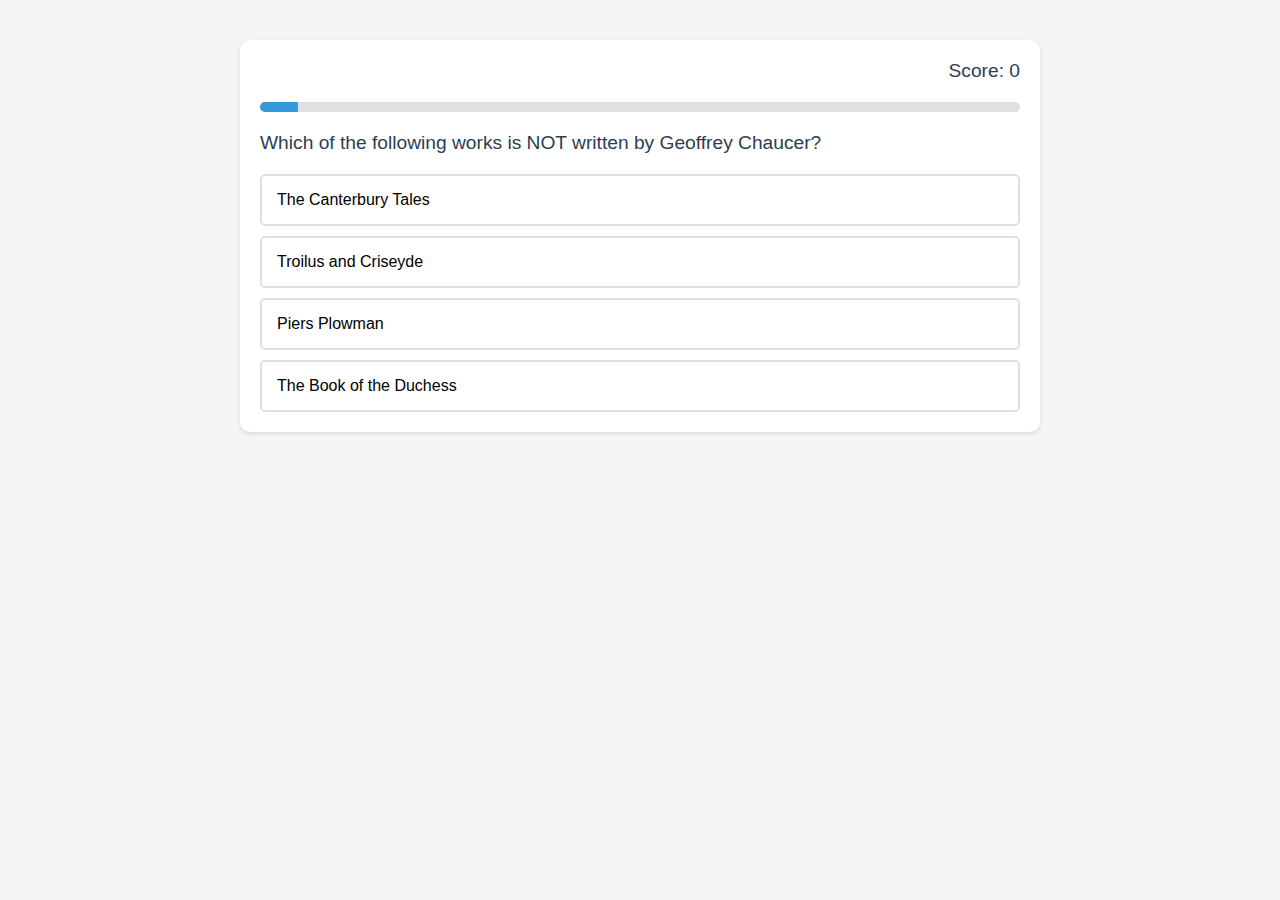
<file: index.html>
<!DOCTYPE html>
<html lang="en">
<head>
    <meta charset="UTF-8">
    <title>bhola</title>
    <!-- <link rel="stylesheet" href="assets/test.css"> -->
    <link rel="stylesheet" href="assets/style.css">
</head>
<body>
    <div class="quiz-container">
        <div class="score-display">Score: <span id="score">0</span></div>
        <div class="progress-bar">
            <div class="progress" id="progress"></div>
        </div>
        <div class="question" id="question"></div>
        <div class="options" id="options"></div>
        <button class="next-btn" id="next-btn">Next Question</button>
        <div class="result" id="result"></div>
    </div>
    <script>
    let quizData;
    let currentQuestion = 0;
    let score = 0;
    let answered = false;

    const questionEl = document.getElementById('question');
    const optionsEl = document.getElementById('options');
    const nextBtn = document.getElementById('next-btn');
    const scoreEl = document.getElementById('score');
    const resultEl = document.getElementById('result');
    const progressEl = document.getElementById('progress');

    async function loadQuizData() {
        try {
            const response = await fetch('quiz.json');
            quizData = await response.json();
            showQuestion();
        } catch (error) {
            console.error("Error loading quiz data:", error);
        }
    }

    function showQuestion() {
        const question = quizData.questions[currentQuestion];
        questionEl.textContent = question.question;

        optionsEl.innerHTML = '';
        question.options.forEach((option, index) => {
            const button = document.createElement('div');
            button.className = 'option';
            button.textContent = option;
            button.onclick = () => selectOption(index);
            optionsEl.appendChild(button);
        });
        console.log("Hello")
        answered = false;
        nextBtn.style.display = 'none';
        updateProgress();
    }

    function selectOption(index) {
        if (answered) return;

        const question = quizData.questions[currentQuestion];
        const options = document.querySelectorAll('.option');

        answered = true;
        const correct = index === question.correct;

        options[index].classList.add('selected');
        options[index].classList.add(correct ? 'correct' : 'incorrect');

        if (correct) {
            score++;
            scoreEl.textContent = score;
        }

        options[question.correct].classList.add('correct');
        nextBtn.style.display = 'block';
    }

    function updateProgress() {
        const progress = ((currentQuestion + 1) / quizData.questions.length) * 100;
        progressEl.style.width = `${progress}%`;
    }

    nextBtn.onclick = () => {
        currentQuestion++;

        if (currentQuestion < quizData.questions.length) {
            showQuestion();
        } else {
            questionEl.style.display = 'none';
            optionsEl.style.display = 'none';
            nextBtn.style.display = 'none';
            resultEl.style.display = 'block';
            resultEl.textContent = `Quiz completed! Final score: ${score}/${quizData.questions.length}`;
        }
    };

    // Load the quiz data when the page loads
    loadQuizData();
    </script>

</body>
</html>
</file>
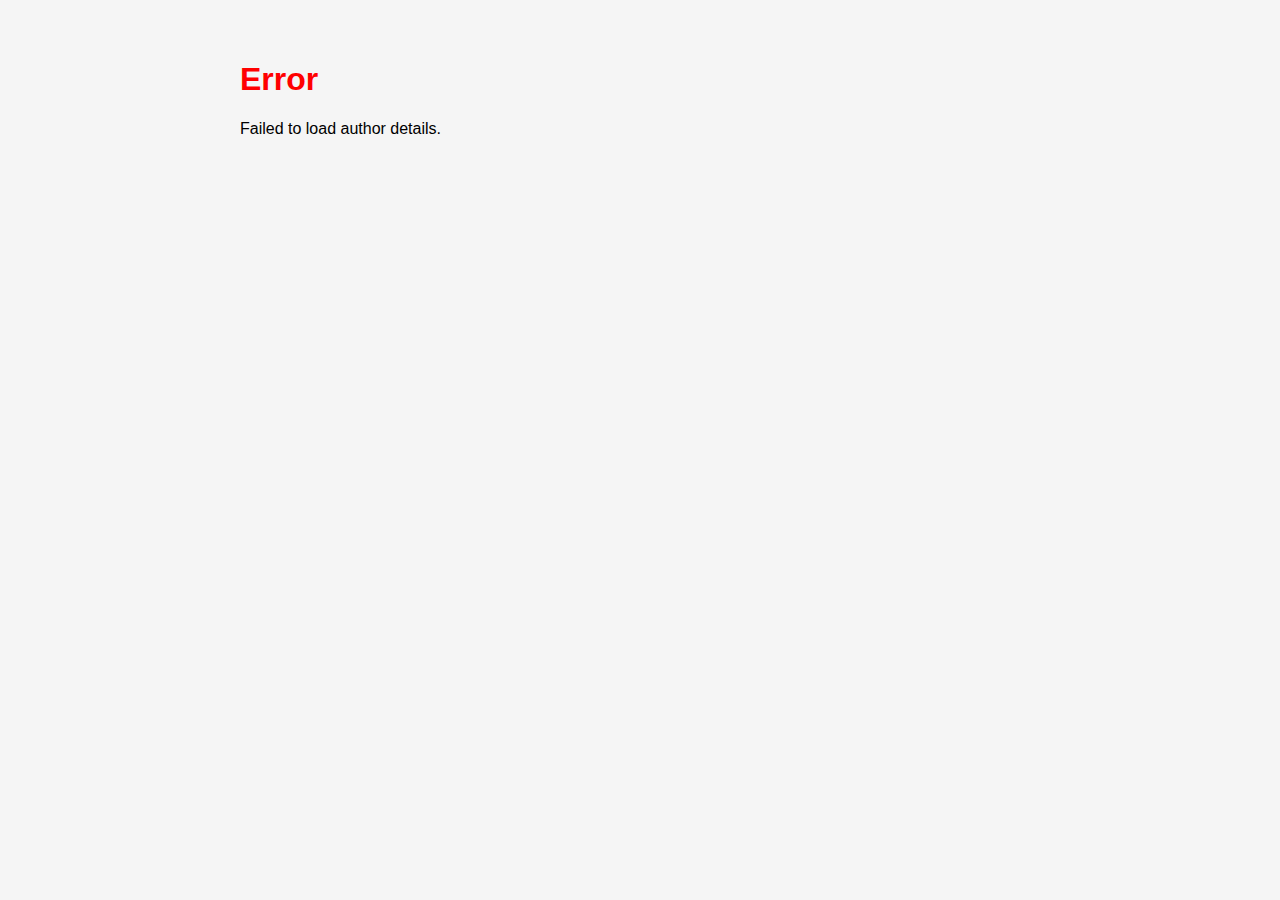
<file: dynamic.html>
<!DOCTYPE html>
<html lang="en">
<head>
    <meta charset="UTF-8">
    <meta name="viewport" content="width=device-width, initial-scale=1.0">
    <title>Author Details</title>
    <link rel="stylesheet" href="assets/style.css"> <!-- Use your existing styles -->
</head>
<body>
    <!-- Author Details Section -->
    <h1 style="color:red;" id="author-name"></h1>
    <!-- <img id="author-image" src="" alt="Author Image"> -->
    <p id="author-bio"></p>

    <!-- Quiz Section -->
    <div class="quiz-container" id="quiz-container" style="display: none;">
        <div class="score-display">Score: <span id="score">0</span></div>
        <div class="progress-bar">
            <div class="progress" id="progress"></div>
        </div>
        <div class="question" id="question"></div>
        <div class="options" id="options"></div>
        <button class="next-btn" id="next-btn">Next Question</button>
        <div class="result" id="result"></div>
    </div>

    <script>
        // Get the query parameters from the URL
        const urlParams = new URLSearchParams(window.location.search);
        const authorName = urlParams.get("name"); // Extract the 'name' parameter

        // Get HTML elements
        const authorTitle = document.getElementById("author-name");
        const authorBio = document.getElementById("author-bio");
        const authorImage = document.getElementById("author-image");
        const quizContainer = document.getElementById("quiz-container");

        // Fetch author data from JSON file
        fetch("/assets/data/authorData.json")
            .then(response => response.json())
            .then(data => {
                const authors = data.authors;
                const author = authors.find(a => a.name === authorName); // Find the author by name

                if (author) {
                    // Set dynamic content
                    authorTitle.textContent = author.name;
                    authorBio.textContent = author.bio;
                    
                    // Set author image (placeholder if not available)
                    // authorImage.src = `/assets/images/${author.name.replace(/\s+/g, '-').toLowerCase()}.jpg`;
                    // authorImage.onerror = () => authorImage.src = "/assets/images/default.jpg"; // Fallback image

                    // Show the quiz only if the author has a quiz
                    if (author.quiz && author.quiz.length > 0) {
                        quizContainer.style.display = "block";
                        loadQuiz(author.quiz);
                    }
                } else {
                    // Handle unknown authors
                    authorTitle.textContent = "Author Not Found";
                    authorBio.textContent = "Sorry, this author does not exist.";
                    authorImage.style.display = "none"; // Hide the image
                }
            })
            .catch(error => {
                console.error("Error loading author data:", error);
                authorTitle.textContent = "Error";
                authorBio.textContent = "Failed to load author details.";
                authorImage.style.display = "none";
            });

        // Quiz Implementation (Using your quiz structure)
        let quizData;
        let currentQuestion = 0;
        let score = 0;
        let answered = false;

        const questionEl = document.getElementById('question');
        const optionsEl = document.getElementById('options');
        const nextBtn = document.getElementById('next-btn');
        const scoreEl = document.getElementById('score');
        const resultEl = document.getElementById('result');
        const progressEl = document.getElementById('progress');

        function loadQuiz(data) {
            quizData = { questions: data }; // Convert author's quiz into quizData format
            showQuestion();
        }

        function showQuestion() {
            const question = quizData.questions[currentQuestion];
            questionEl.textContent = question.question;

            optionsEl.innerHTML = '';
            question.options.forEach((option, index) => {
                const button = document.createElement('div');
                button.className = 'option';
                button.textContent = option;
                button.onclick = () => selectOption(index);
                optionsEl.appendChild(button);
            });

            answered = false;
            nextBtn.style.display = 'none';
            updateProgress();
        }

        function selectOption(index) {
            if (answered) return;

            const question = quizData.questions[currentQuestion];
            const options = document.querySelectorAll('.option');

            answered = true;
            const correct = index === question.correct;

            options[index].classList.add('selected');
            options[index].classList.add(correct ? 'correct' : 'incorrect');

            if (correct) {
                score++;
                scoreEl.textContent = score;
            }

            options[question.correct].classList.add('correct');
            nextBtn.style.display = 'block';
        }

        function updateProgress() {
            const progress = ((currentQuestion + 1) / quizData.questions.length) * 100;
            progressEl.style.width = `${progress}%`;
        }

        nextBtn.onclick = () => {
            currentQuestion++;

            if (currentQuestion < quizData.questions.length) {
                showQuestion();
            } else {
                questionEl.style.display = 'none';
                optionsEl.style.display = 'none';
                nextBtn.style.display = 'none';
                resultEl.style.display = 'block';
                resultEl.textContent = `Quiz completed! Final score: ${score}/${quizData.questions.length}`;
            }
        };
    </script>

</body>
</html>
</file>
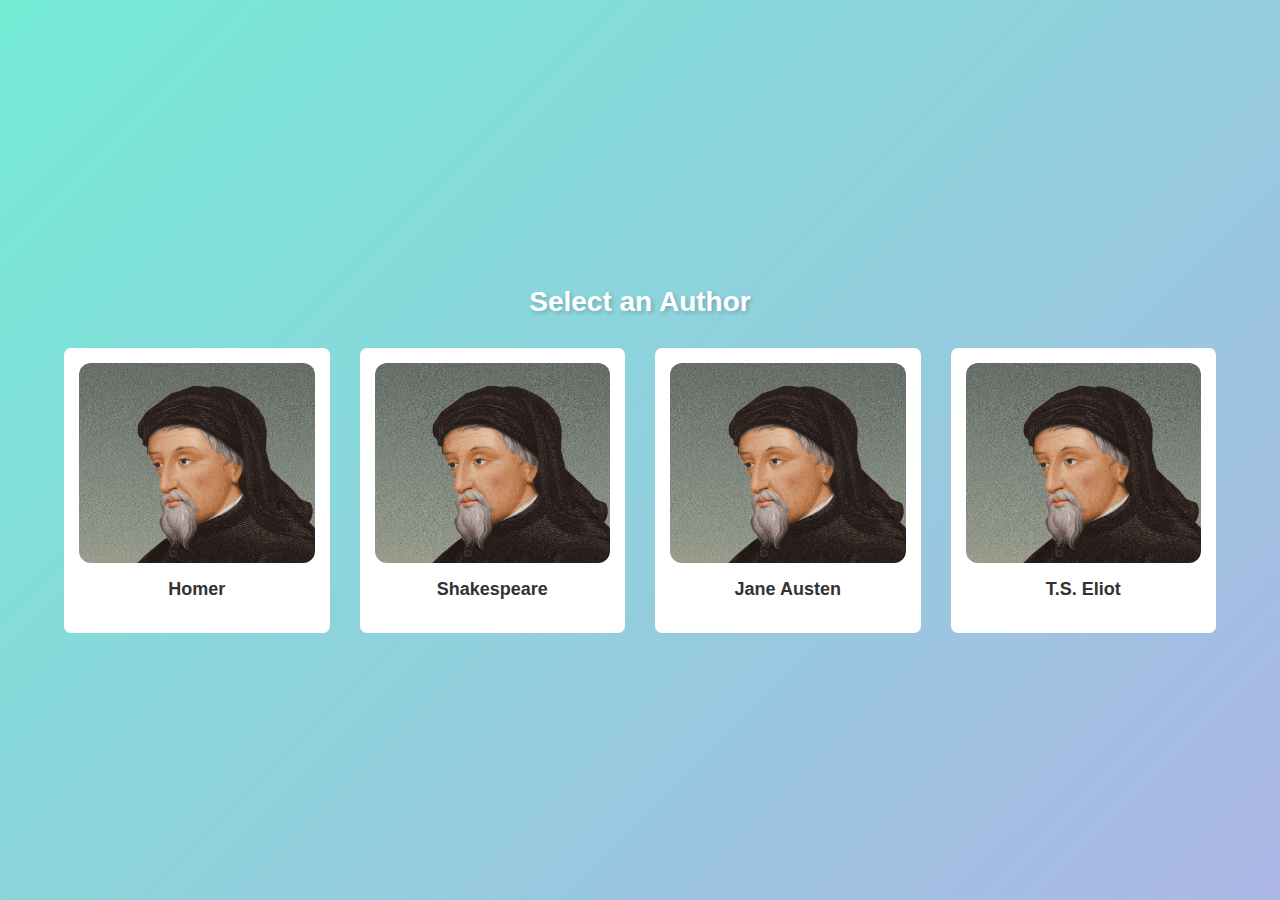
<file: MainTest.html>
<!DOCTYPE html>
<html lang="en">
<head>
    <meta charset="UTF-8">
    <title>Select an Author</title>
    <!-- <link rel="stylesheet" href="assets/style.css"> -->
    <style>
        body {
            background: linear-gradient(135deg, #74ebd5, #ACB6E5);
            font-family: Arial, sans-serif;
            display: flex;
            flex-direction: column;
            justify-content: center;
            align-items: center;
            height: 100vh;
            margin: 0;
            padding: 0;
            overflow: hidden;
        }

        h1 {
            color: white;
            margin-bottom: 30px;
            font-size: 28px;
            text-shadow: 2px 2px 4px rgba(0, 0, 0, 0.2);
        }

        .authors {
            display: grid;
            grid-template-columns: repeat(auto-fit, minmax(200px, 1fr)); /* Responsive full-width grid */
            gap: 30px;
            width: 90%;
            max-width: 1200px; /* Limits excessive stretching on large screens */
            justify-content: center;
        }

        .author-box {
        background: white;
        border-radius: 7px;
        padding: 15px;
        text-align: center;
        cursor: pointer;
        transition: transform 0.3s ease, box-shadow 0.3s ease, background 0.3s ease;
        position: relative;
        overflow: hidden;
        }

        .author-box::before {
        content: "";
        position: absolute;
        top: 0;
        left: 50%;
        width: 300%;
        height: 300%;
        background: radial-gradient(circle, rgba(0, 0, 0, 0.1) 10%, transparent 70%);
        opacity: 0;
        transform: translate(-25%, -25%) scale(0.1);
        }

        .author-box:hover {
        box-shadow: 0 15px 30px rgba(0, 0, 0, 0.25);
        }

        .author-box:hover::before {
        opacity: 1;
        transform: translate(-50%, -50%) scale(1);
        }

        .author-box img {
            width: 100%;
            height: 200px; /* Increased height */
            border-radius: 12px;
            object-fit: cover;
        }

        .author-box p {
            margin-top: 12px;
            font-size: 18px;
            font-weight: bold;
            color: #333;
        }
    </style>
</head>
<body>
    <h1>Select an Author</h1>
    <div class="authors">
        <div class="author-box" onclick="startQuiz('Homer')">
            <img src="assets/authors/chaucer.jpeg" alt="Homer">
            <p>Homer</p>
        </div>
        <div class="author-box" onclick="startQuiz('Shakespeare')">
            <img src="assets/authors/chaucer.jpeg" alt="Shakespeare">
            <p>Shakespeare</p>
        </div>
        <div class="author-box" onclick="startQuiz('Jane_Austen')">
            <img src="assets/authors/chaucer.jpeg" alt="Jane Austen">
            <p>Jane Austen</p>
        </div>
        <div class="author-box" onclick="startQuiz('T.S_Eliot')">
            <img src="assets/authors/chaucer.jpeg" alt="T.S. Eliot">
            <p>T.S. Eliot</p>
        </div>
    </div>

    <script>
        function startQuiz(author) {
            window.location.href = `test.html?author=${author}`;
        }
    </script>
</body>
</html>
</file>
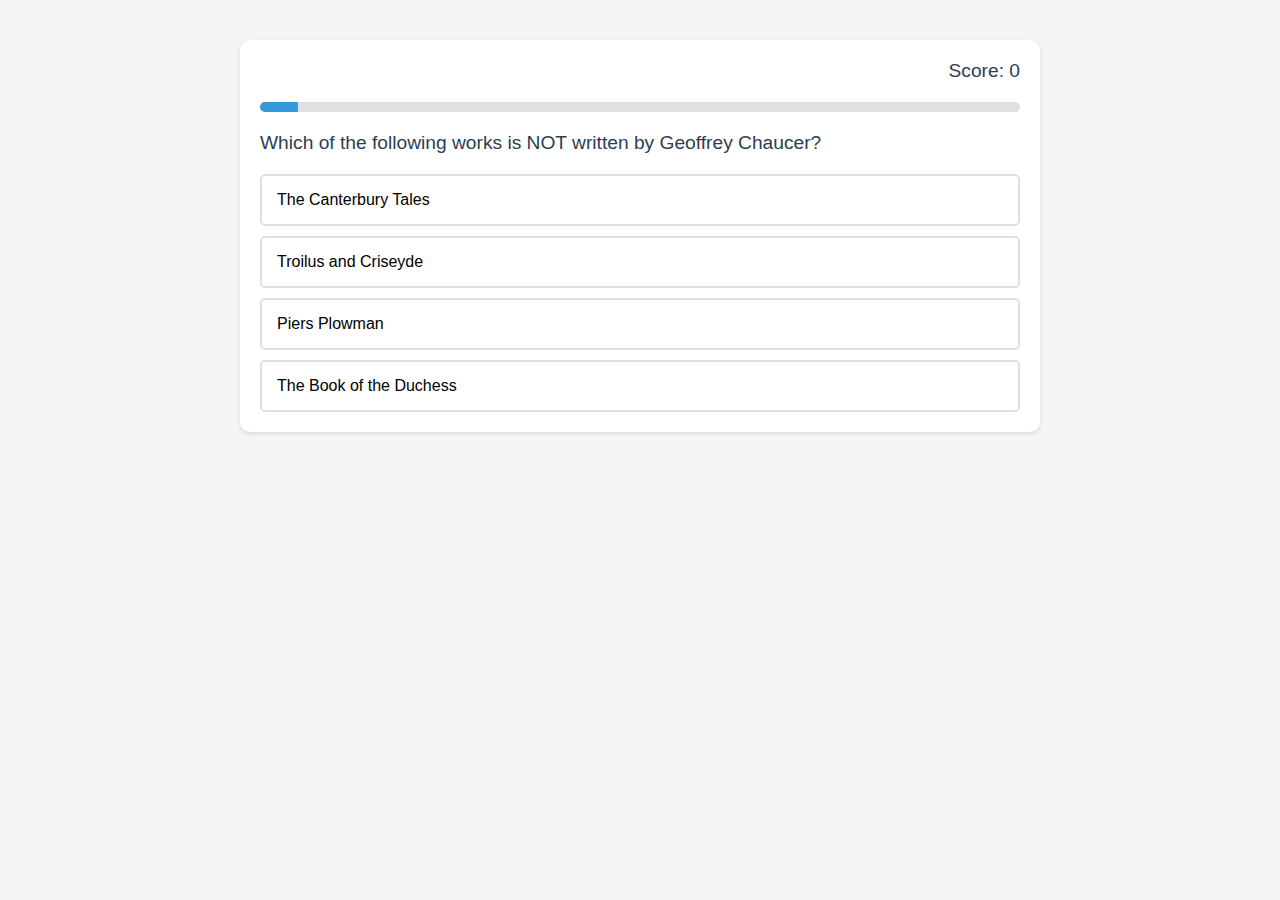
<file: test.html>
<!DOCTYPE html>
<html lang="en">
<head>
    <meta charset="UTF-8">
    <title>Test File</title>
    <!-- <link rel="stylesheet" href="assets/test.css"> -->
    <link rel="stylesheet" href="assets/style.css">
</head>
<body>
    <div class="quiz-container">
        <div class="score-display">Score: <span id="score">0</span></div>
        <div class="progress-bar">
            <div class="progress" id="progress"></div>
        </div>
        <div class="question" id="question"></div>
        <div class="options" id="options"></div>
        <button class="next-btn" id="next-btn">Next Question</button>
        <div class="result" id="result"></div>
    </div>
    <script>
        let quizData;
        let currentQuestion = 0;
        let score = 0;
        let answered = false;
    
        const questionEl = document.getElementById('question');
        const optionsEl = document.getElementById('options');
        const nextBtn = document.getElementById('next-btn');
        const scoreEl = document.getElementById('score');
        const resultEl = document.getElementById('result');
        const progressEl = document.getElementById('progress');
    
        function getAuthorFromURL() {
            const params = new URLSearchParams(window.location.search);
            return params.get('author');
        }
    
        async function loadQuizData() {
            const author = getAuthorFromURL();
            if (!author) {
                alert("No author selected! Redirecting to home page.");
                window.location.href = "index.html";
                return;
            }
    
            try {
                const response = await fetch(`Quizzes/${author}.json`);
                quizData = await response.json();
                showQuestion();
            } catch (error) {
                console.error("Error loading quiz data:", error);
            }
        }
    
        function showQuestion() {
            const question = quizData.questions[currentQuestion];
            questionEl.textContent = question.question;
    
            optionsEl.innerHTML = '';
            question.options.forEach((option, index) => {
                const button = document.createElement('div');
                button.className = 'option';
                button.textContent = option;
                button.onclick = () => selectOption(index);
                optionsEl.appendChild(button);
            });
    
            answered = false;
            nextBtn.style.display = 'none';
            updateProgress();
        }
    
        function selectOption(index) {
            if (answered) return;
    
            const question = quizData.questions[currentQuestion];
            const options = document.querySelectorAll('.option');
    
            answered = true;
            const correct = index === question.correct;
    
            options[index].classList.add('selected');
            options[index].classList.add(correct ? 'correct' : 'incorrect');
    
            if (correct) {
                score += 2;
                scoreEl.textContent = score;
            }
    
            options[question.correct].classList.add('correct');
            nextBtn.style.display = 'block';
        }
    
        function updateProgress() {
            const progress = ((currentQuestion + 1) / quizData.questions.length) * 100;
            progressEl.style.width = `${progress}%`;
        }
    
        nextBtn.onclick = () => {
            currentQuestion++;
    
            if (currentQuestion < quizData.questions.length) {
                showQuestion();
            } else {
                questionEl.style.display = 'none';
                optionsEl.style.display = 'none';
                nextBtn.style.display = 'none';
                resultEl.style.display = 'block';
                resultEl.textContent = `Quiz completed! Final score: ${score}/${quizData.questions.length * 2}`;
            }
        };
    
        // Load the quiz data when the page loads
        loadQuizData();
    </script>
    

</body>
</html>
</file>
<file: assets/style.css>
body {
    font-family: 'Arial', sans-serif;
    max-width: 800px;
    margin: 20px auto;
    padding: 20px;
    background-color: #f5f5f5;
}

.quiz-container {
    background: white;
    border-radius: 10px;
    padding: 20px;
    box-shadow: 0 2px 5px rgba(0,0,0,0.1);
}

.score-display {
    text-align: right;
    font-size: 1.2em;
    margin-bottom: 20px;
    color: #2c3e50;
}

.question {
    font-size: 1.2em;
    margin-bottom: 20px;
    color: #2c3e50;
}

.options {
    display: grid;
    gap: 10px;
}

.option {
    padding: 15px;
    border: 2px solid #e0e0e0;
    border-radius: 5px;
    cursor: pointer;
    transition: all 0.3s ease;
}

.option:hover {
    background-color: #f0f0f0;
}

.option.selected {
    background-color: #3498db;
    color: white;
    border-color: #3498db;
}

.option.correct {
    background-color: #2ecc71;
    color: white;
    border-color: #2ecc71;
}

.option.incorrect {
    background-color: #e74c3c;
    color: white;
    border-color: #e74c3c;
}

.next-btn {
    display: none;
    margin-top: 20px;
    padding: 10px 20px;
    background-color: #3498db;
    color: white;
    border: none;
    border-radius: 5px;
    cursor: pointer;
    font-size: 1em;
}

.next-btn:hover {
    background-color: #2980b9;
}

.result {
    text-align: center;
    margin-top: 20px;
    font-size: 1.2em;
    display: none;
}

.progress-bar {
    width: 100%;
    height: 10px;
    background-color: #e0e0e0;
    border-radius: 5px;
    margin-bottom: 20px;
    overflow: hidden;
}

.progress {
    width: 0%;
    height: 100%;
    background-color: #3498db;
    transition: width 0.3s ease;
}
</file>
